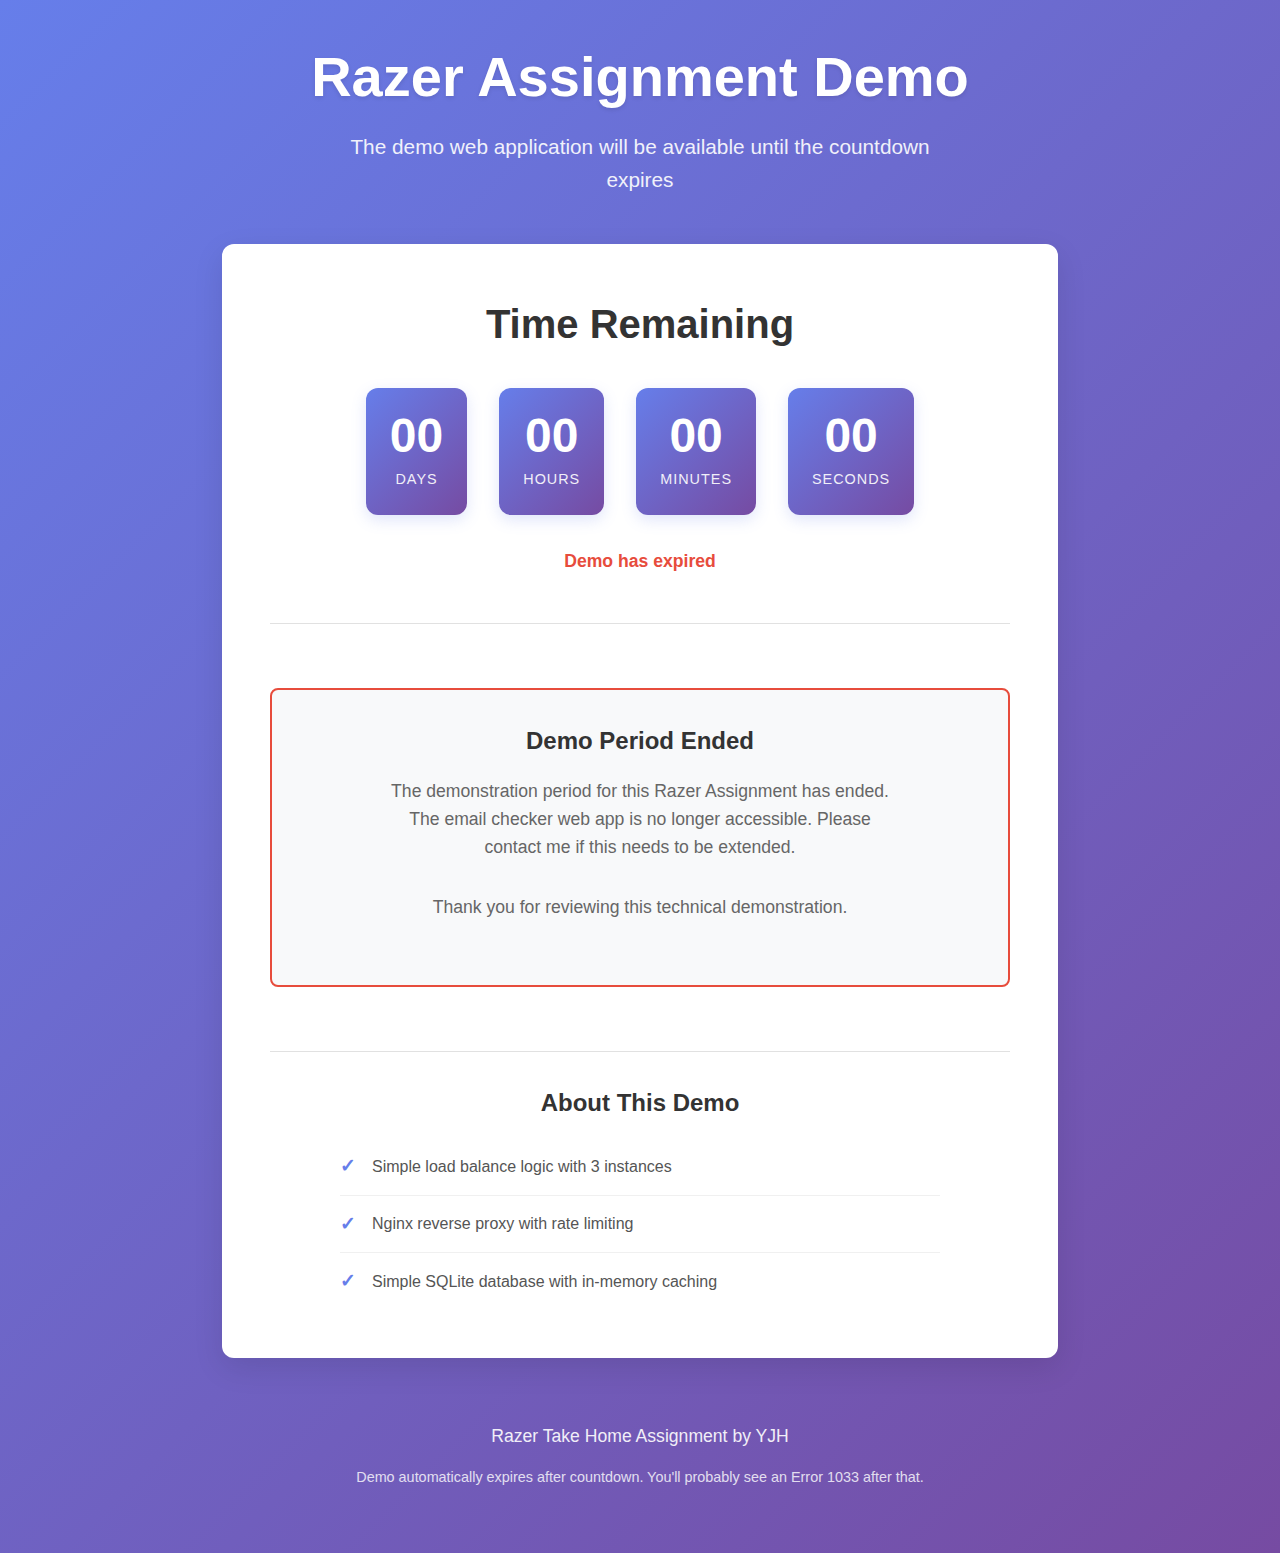
<file: cloudflare-pages/index.html>
<!DOCTYPE html>
<html lang="en">
<head>
    <meta charset="UTF-8">
    <meta name="viewport" content="width=device-width, initial-scale=1.0">
    <title>Razer Assignment - Coming Soon</title>
    <meta name="description" content="Razer Take Home Assignment demonstration will be available until the specified date. Access the tool below.">
    <link rel="stylesheet" href="style.css">
</head>
<body>
    <div class="container">
        <header>
            <h1>Razer Assignment Demo</h1>
            <p>The demo web application will be available until the countdown expires</p>
        </header>

        <main>
            <div class="countdown-section">
                <h2>Time Remaining</h2>
                <div class="countdown-timer">
                    <div class="time-unit">
                        <span class="number" id="days">00</span>
                        <span class="label">Days</span>
                    </div>
                    <div class="time-unit">
                        <span class="number" id="hours">00</span>
                        <span class="label">Hours</span>
                    </div>
                    <div class="time-unit">
                        <span class="number" id="minutes">00</span>
                        <span class="label">Minutes</span>
                    </div>
                    <div class="time-unit">
                        <span class="number" id="seconds">00</span>
                        <span class="label">Seconds</span>
                    </div>
                </div>
                
                <div class="countdown-message" id="countdown-message">
                    Demo expires on <span id="target-date"></span>
                </div>
            </div>

            <div class="access-section">
                <h3>Access Email Checker Tool</h3>
                <p>Check if your email address has been compromised in known data breaches</p>
                <a href="https://razerassignmentapp.yoongjiahui.com" class="access-button" id="access-button">
                    Launch Email Checker
                </a>
            </div>

            <div class="info-section">
                <h3>About This Demo</h3>
                <ul>
                    <li>Simple load balance logic with 3 instances</li>
                    <li>Nginx reverse proxy with rate limiting</li>
                    <li>Simple SQLite database with in-memory caching</li>
                </ul>
            </div>
        </main>

        <footer>
            <p>Razer Take Home Assignment by YJH</p>
            <div class="links">
                <span>Demo automatically expires after countdown. You'll probably see an Error 1033 after that.</span>
            </div>
        </footer>
    </div>

    <script src="script.js"></script>
</body>
</html>
</file>
<file: cloudflare-pages/style.css>
* {
    margin: 0;
    padding: 0;
    box-sizing: border-box;
}

body {
    font-family: -apple-system, BlinkMacSystemFont, 'Segoe UI', 'Roboto', 'Oxygen', 'Ubuntu', 'Cantarell', sans-serif;
    line-height: 1.6;
    color: #333;
    background: linear-gradient(135deg, #667eea 0%, #764ba2 100%);
    min-height: 100vh;
}

.container {
    max-width: 900px;
    margin: 0 auto;
    padding: 2rem;
}

header {
    text-align: center;
    margin-bottom: 3rem;
    color: white;
}

header h1 {
    font-size: 3.5rem;
    font-weight: 700;
    margin-bottom: 0.5rem;
    text-shadow: 0 2px 4px rgba(0,0,0,0.1);
}

header p {
    font-size: 1.3rem;
    opacity: 0.9;
    max-width: 600px;
    margin: 0 auto;
}

main {
    background: white;
    border-radius: 12px;
    padding: 3rem;
    box-shadow: 0 10px 30px rgba(0,0,0,0.1);
    margin-bottom: 2rem;
}

.countdown-section {
    text-align: center;
    margin-bottom: 3rem;
}

.countdown-section h2 {
    font-size: 2.5rem;
    color: #333;
    margin-bottom: 2rem;
    font-weight: 600;
}

.countdown-timer {
    display: flex;
    justify-content: center;
    gap: 2rem;
    margin-bottom: 2rem;
    flex-wrap: wrap;
}

.time-unit {
    display: flex;
    flex-direction: column;
    align-items: center;
    background: linear-gradient(135deg, #667eea 0%, #764ba2 100%);
    color: white;
    padding: 1.5rem;
    border-radius: 12px;
    box-shadow: 0 5px 15px rgba(102, 126, 234, 0.2);
    min-width: 100px;
}

.time-unit .number {
    font-size: 3rem;
    font-weight: 700;
    line-height: 1;
    margin-bottom: 0.5rem;
}

.time-unit .label {
    font-size: 0.9rem;
    text-transform: uppercase;
    letter-spacing: 1px;
    opacity: 0.9;
}

.countdown-message {
    font-size: 1.1rem;
    color: #666;
    margin-bottom: 1rem;
}

.countdown-message.expired {
    color: #e74c3c;
    font-weight: 600;
}

#target-date {
    font-weight: 600;
    color: #667eea;
}

.access-section {
    text-align: center;
    padding: 2rem 0;
    border-top: 1px solid #e1e1e1;
    border-bottom: 1px solid #e1e1e1;
    margin: 2rem 0;
}

.access-section h3 {
    font-size: 1.8rem;
    color: #333;
    margin-bottom: 1rem;
}

.access-section p {
    font-size: 1.1rem;
    color: #666;
    margin-bottom: 2rem;
    max-width: 500px;
    margin-left: auto;
    margin-right: auto;
}

.access-button {
    display: inline-block;
    padding: 1.2rem 2.5rem;
    background: linear-gradient(135deg, #667eea 0%, #764ba2 100%);
    color: white;
    text-decoration: none;
    border-radius: 8px;
    font-size: 1.1rem;
    font-weight: 600;
    transition: all 0.3s ease;
    text-transform: uppercase;
    letter-spacing: 1px;
}

.access-button:hover {
    transform: translateY(-2px);
    box-shadow: 0 8px 25px rgba(102, 126, 234, 0.3);
}

.access-button:active {
    transform: translateY(0);
}

.access-button.disabled {
    background: #ccc;
    color: #666;
    cursor: not-allowed;
    pointer-events: none;
}

.info-section {
    margin-top: 2rem;
}

.info-section h3 {
    font-size: 1.5rem;
    color: #333;
    margin-bottom: 1rem;
    text-align: center;
}

.info-section ul {
    list-style: none;
    max-width: 600px;
    margin: 0 auto;
}

.info-section li {
    padding: 0.8rem 0;
    font-size: 1rem;
    color: #555;
    border-bottom: 1px solid #f0f0f0;
    display: flex;
    align-items: center;
}

.info-section li:before {
    content: "✓";
    color: #667eea;
    font-weight: bold;
    margin-right: 1rem;
    font-size: 1.2rem;
}

.info-section li:last-child {
    border-bottom: none;
}

footer {
    text-align: center;
    color: white;
    padding: 2rem 0;
}

footer p {
    font-size: 1.1rem;
    margin-bottom: 1rem;
    opacity: 0.9;
}

.links {
    font-size: 0.9rem;
    opacity: 0.8;
}

.expired-message {
    background: #f8f9fa;
    border: 2px solid #e74c3c;
    border-radius: 8px;
    padding: 2rem;
    text-align: center;
    color: #e74c3c;
    margin: 2rem 0;
}

.expired-message h3 {
    font-size: 1.5rem;
    margin-bottom: 1rem;
}

/* Responsive design */
@media (max-width: 768px) {
    .container {
        padding: 1rem;
    }
    
    header h1 {
        font-size: 2.5rem;
    }
    
    main {
        padding: 2rem 1.5rem;
    }
    
    .countdown-timer {
        gap: 1rem;
    }
    
    .time-unit {
        min-width: 80px;
        padding: 1rem;
    }
    
    .time-unit .number {
        font-size: 2rem;
    }
    
    .countdown-section h2 {
        font-size: 2rem;
    }
}

@media (max-width: 480px) {
    .countdown-timer {
        gap: 0.5rem;
    }
    
    .time-unit {
        min-width: 70px;
        padding: 0.8rem;
    }
    
    .time-unit .number {
        font-size: 1.5rem;
    }
    
    .time-unit .label {
        font-size: 0.8rem;
    }
}
</file>
